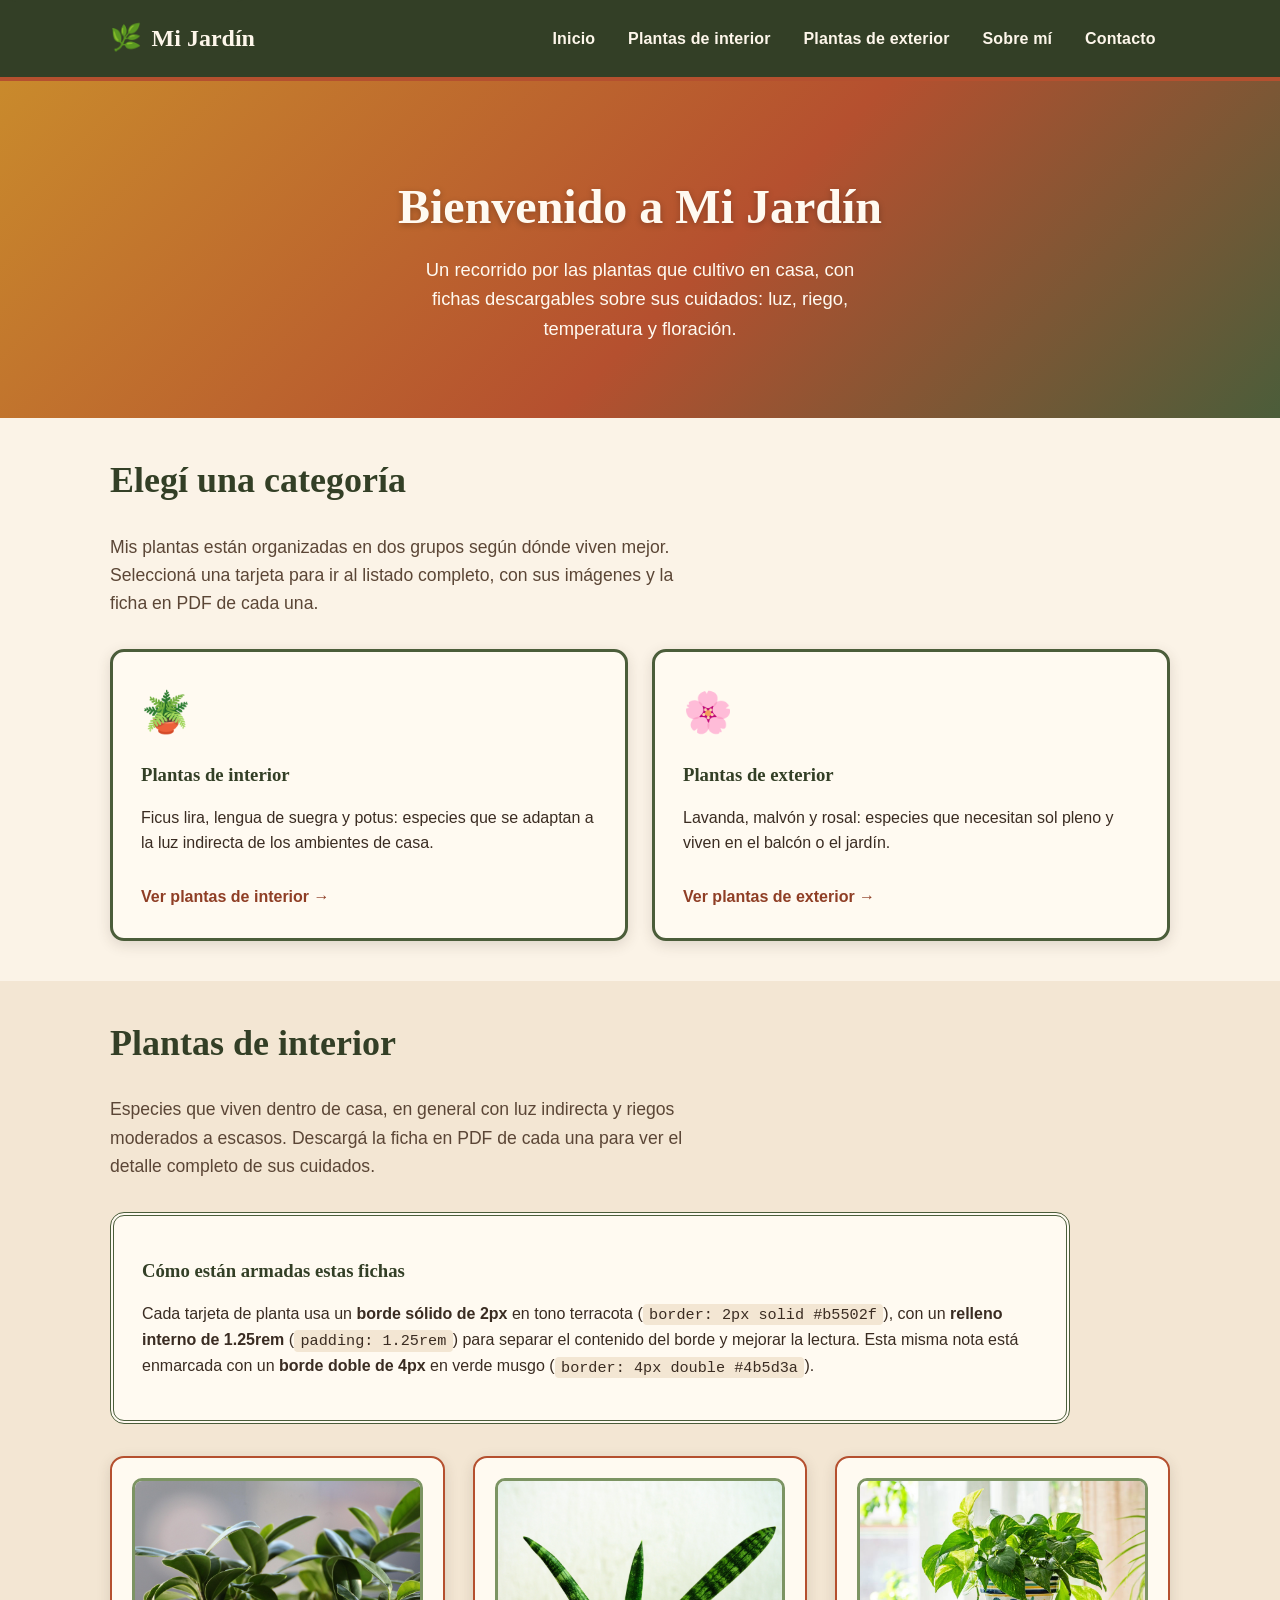
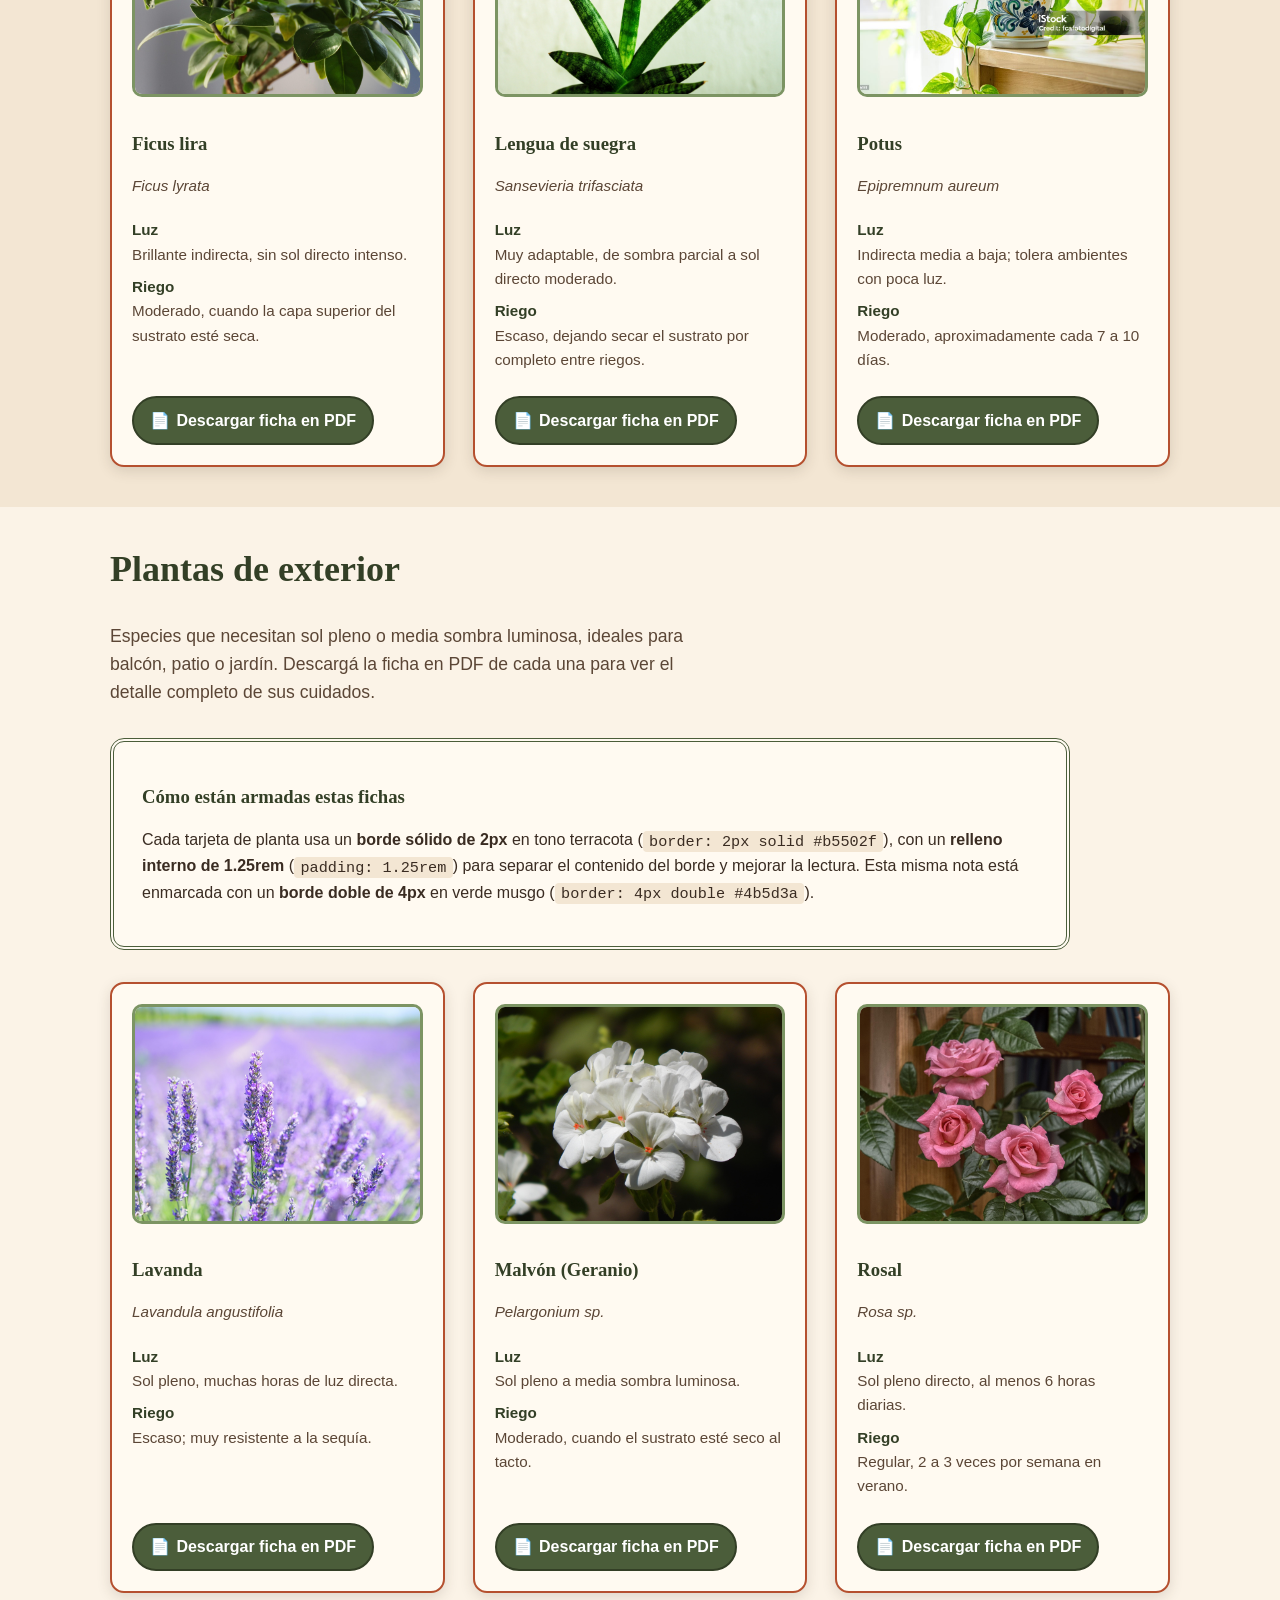
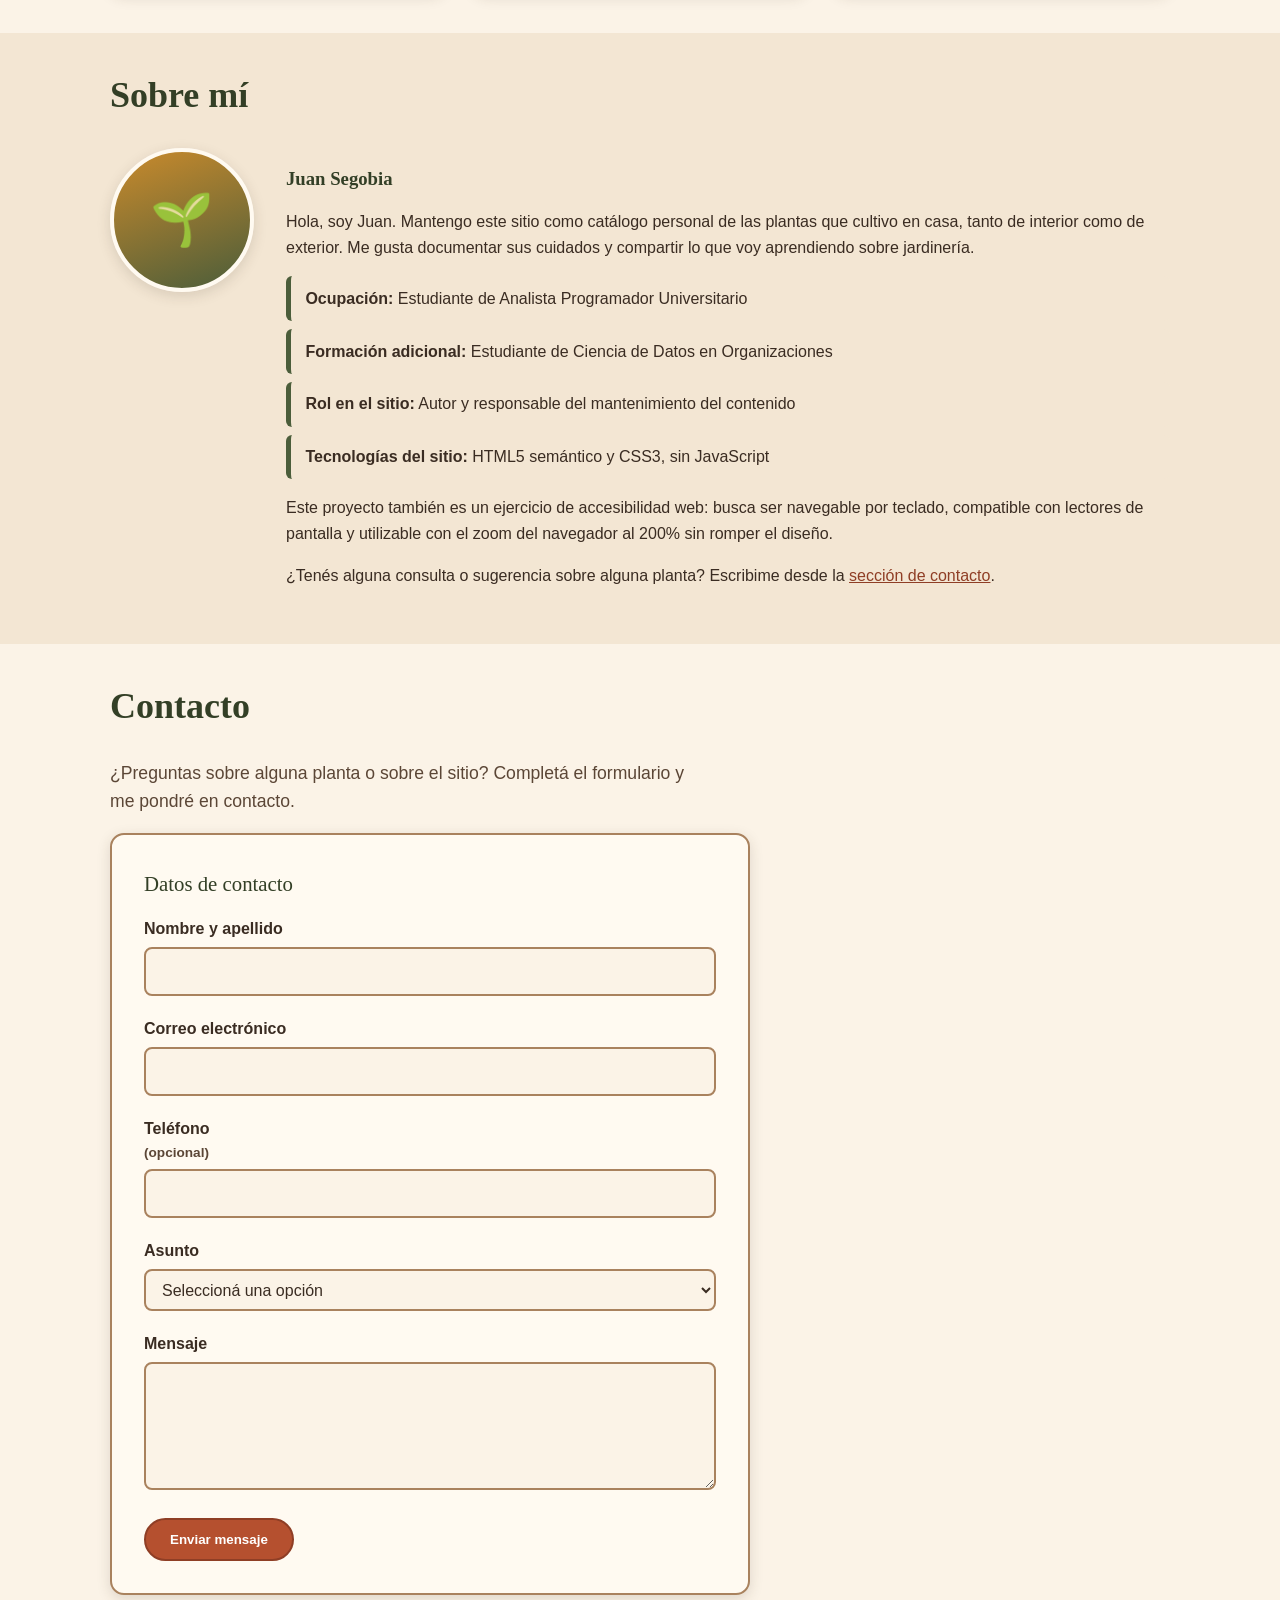
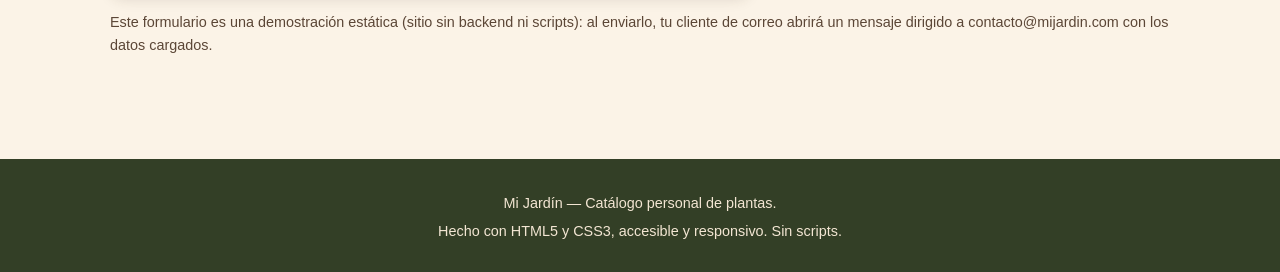
<file: web_claude/index.html>
<!DOCTYPE html>
<html lang="es">
<head>
  <meta charset="UTF-8">
  <meta name="viewport" content="width=device-width, initial-scale=1.0">
  <title>Mi Jardín</title>
  <meta name="description" content="Sitio sobre las plantas de mi jardín, agrupadas en plantas de interior y de exterior, con fichas de cuidado descargables en PDF.">
  <link rel="stylesheet" href="estilosIA.css">
</head>
<body>
  <a class="skip-link" href="#contenido">Saltar al contenido principal</a>

  <header class="encabezado">
    <div class="contenedor barra-superior">
      <a class="marca" href="#inicio">
        <span class="icono-hoja" aria-hidden="true">🌿</span>
        Mi Jardín
      </a>
      <nav class="nav-principal" aria-label="Principal">
        <ul>
          <li><a href="#inicio">Inicio</a></li>
          <li><a href="#plantas-interior">Plantas de interior</a></li>
          <li><a href="#plantas-exterior">Plantas de exterior</a></li>
          <li><a href="#sobre-mi">Sobre mí</a></li>
          <li><a href="#contacto">Contacto</a></li>
        </ul>
      </nav>
    </div>
  </header>

  <main id="contenido">

    <!-- ===================== INICIO ===================== -->
    <section id="inicio" class="hero" tabindex="-1">
      <div class="contenedor">
        <h1>Bienvenido a Mi Jardín</h1>
        <p>Un recorrido por las plantas que cultivo en casa, con fichas descargables sobre sus cuidados: luz, riego, temperatura y floración.</p>
      </div>
    </section>

    <section class="seccion">
      <div class="contenedor">
        <h2 class="titulo-seccion">Elegí una categoría</h2>
        <p class="intro">Mis plantas están organizadas en dos grupos según dónde viven mejor. Seleccioná una tarjeta para ir al listado completo, con sus imágenes y la ficha en PDF de cada una.</p>

        <div class="grid-categorias">
          <a class="tarjeta-categoria" href="#plantas-interior">
            <span class="emoji" aria-hidden="true">🪴</span>
            <h3>Plantas de interior</h3>
            <p>Ficus lira, lengua de suegra y potus: especies que se adaptan a la luz indirecta de los ambientes de casa.</p>
            <span class="cta">Ver plantas de interior →</span>
          </a>

          <a class="tarjeta-categoria" href="#plantas-exterior">
            <span class="emoji" aria-hidden="true">🌸</span>
            <h3>Plantas de exterior</h3>
            <p>Lavanda, malvón y rosal: especies que necesitan sol pleno y viven en el balcón o el jardín.</p>
            <span class="cta">Ver plantas de exterior →</span>
          </a>
        </div>
      </div>
    </section>

    <!-- ===================== PLANTAS DE INTERIOR ===================== -->
    <section id="plantas-interior" class="seccion seccion--alt" tabindex="-1">
      <div class="contenedor">
        <h2 class="titulo-seccion">Plantas de interior</h2>
        <p class="intro">Especies que viven dentro de casa, en general con luz indirecta y riegos moderados a escasos. Descargá la ficha en PDF de cada una para ver el detalle completo de sus cuidados.</p>

        <aside class="ficha-estilo" aria-label="Nota de estilo visual">
          <h3>Cómo están armadas estas fichas</h3>
          <p>Cada tarjeta de planta usa un <strong>borde sólido de 2px</strong> en tono terracota (<code>border: 2px solid #b5502f</code>), con un <strong>relleno interno de 1.25rem</strong> (<code>padding: 1.25rem</code>) para separar el contenido del borde y mejorar la lectura. Esta misma nota está enmarcada con un <strong>borde doble de 4px</strong> en verde musgo (<code>border: 4px double #4b5d3a</code>).</p>
        </aside>

        <div class="grid-plantas">
          <article class="ficha-planta">
            <div class="ficha-planta__imagen-wrap">
              <img src="imagenes/ficus-lira.jpg" alt="Ficus lira de grandes hojas verdes en forma de violín">
            </div>
            <h3>Ficus lira</h3>
            <p class="nombre-cientifico">Ficus lyrata</p>
            <dl>
              <dt>Luz</dt>
              <dd>Brillante indirecta, sin sol directo intenso.</dd>
              <dt>Riego</dt>
              <dd>Moderado, cuando la capa superior del sustrato esté seca.</dd>
            </dl>
            <a class="boton-descarga" href="info/ficus-lira.pdf" download>
              <span aria-hidden="true">📄</span> Descargar ficha en PDF
            </a>
          </article>

          <article class="ficha-planta">
            <div class="ficha-planta__imagen-wrap">
              <img src="imagenes/lengua-de-suegra.jpg" alt="Lengua de suegra, con hojas altas, rígidas y puntiagudas">
            </div>
            <h3>Lengua de suegra</h3>
            <p class="nombre-cientifico">Sansevieria trifasciata</p>
            <dl>
              <dt>Luz</dt>
              <dd>Muy adaptable, de sombra parcial a sol directo moderado.</dd>
              <dt>Riego</dt>
              <dd>Escaso, dejando secar el sustrato por completo entre riegos.</dd>
            </dl>
            <a class="boton-descarga" href="info/lengua-de-suegra.pdf" download>
              <span aria-hidden="true">📄</span> Descargar ficha en PDF
            </a>
          </article>

          <article class="ficha-planta">
            <div class="ficha-planta__imagen-wrap">
              <img src="imagenes/potus.jpg" alt="Potus de hojas en forma de corazón cayendo en cascada">
            </div>
            <h3>Potus</h3>
            <p class="nombre-cientifico">Epipremnum aureum</p>
            <dl>
              <dt>Luz</dt>
              <dd>Indirecta media a baja; tolera ambientes con poca luz.</dd>
              <dt>Riego</dt>
              <dd>Moderado, aproximadamente cada 7 a 10 días.</dd>
            </dl>
            <a class="boton-descarga" href="info/potus.pdf" download>
              <span aria-hidden="true">📄</span> Descargar ficha en PDF
            </a>
          </article>
        </div>
      </div>
    </section>

    <!-- ===================== PLANTAS DE EXTERIOR ===================== -->
    <section id="plantas-exterior" class="seccion" tabindex="-1">
      <div class="contenedor">
        <h2 class="titulo-seccion">Plantas de exterior</h2>
        <p class="intro">Especies que necesitan sol pleno o media sombra luminosa, ideales para balcón, patio o jardín. Descargá la ficha en PDF de cada una para ver el detalle completo de sus cuidados.</p>

        <aside class="ficha-estilo" aria-label="Nota de estilo visual">
          <h3>Cómo están armadas estas fichas</h3>
          <p>Cada tarjeta de planta usa un <strong>borde sólido de 2px</strong> en tono terracota (<code>border: 2px solid #b5502f</code>), con un <strong>relleno interno de 1.25rem</strong> (<code>padding: 1.25rem</code>) para separar el contenido del borde y mejorar la lectura. Esta misma nota está enmarcada con un <strong>borde doble de 4px</strong> en verde musgo (<code>border: 4px double #4b5d3a</code>).</p>
        </aside>

        <div class="grid-plantas">
          <article class="ficha-planta">
            <div class="ficha-planta__imagen-wrap">
              <img src="imagenes/lavanda.jpg" alt="Tallos de lavanda rematados en espigas de flores violetas">
            </div>
            <h3>Lavanda</h3>
            <p class="nombre-cientifico">Lavandula angustifolia</p>
            <dl>
              <dt>Luz</dt>
              <dd>Sol pleno, muchas horas de luz directa.</dd>
              <dt>Riego</dt>
              <dd>Escaso; muy resistente a la sequía.</dd>
            </dl>
            <a class="boton-descarga" href="info/lavanda.pdf" download>
              <span aria-hidden="true">📄</span> Descargar ficha en PDF
            </a>
          </article>

          <article class="ficha-planta">
            <div class="ficha-planta__imagen-wrap">
              <img src="imagenes/malvon.jpg" alt="Malvón con hojas redondeadas y flores rosadas y coral">
            </div>
            <h3>Malvón (Geranio)</h3>
            <p class="nombre-cientifico">Pelargonium sp.</p>
            <dl>
              <dt>Luz</dt>
              <dd>Sol pleno a media sombra luminosa.</dd>
              <dt>Riego</dt>
              <dd>Moderado, cuando el sustrato esté seco al tacto.</dd>
            </dl>
            <a class="boton-descarga" href="info/malvon.pdf" download>
              <span aria-hidden="true">📄</span> Descargar ficha en PDF
            </a>
          </article>

          <article class="ficha-planta">
            <div class="ficha-planta__imagen-wrap">
              <img src="imagenes/rosal.jpg" alt="Arbusto de rosal con flores rojas y rosadas en capas de pétalos">
            </div>
            <h3>Rosal</h3>
            <p class="nombre-cientifico">Rosa sp.</p>
            <dl>
              <dt>Luz</dt>
              <dd>Sol pleno directo, al menos 6 horas diarias.</dd>
              <dt>Riego</dt>
              <dd>Regular, 2 a 3 veces por semana en verano.</dd>
            </dl>
            <a class="boton-descarga" href="info/rosal.pdf" download>
              <span aria-hidden="true">📄</span> Descargar ficha en PDF
            </a>
          </article>
        </div>
      </div>
    </section>

    <!-- ===================== SOBRE MÍ ===================== -->
    <section id="sobre-mi" class="seccion seccion--alt" tabindex="-1">
      <div class="contenedor">
        <h2 class="titulo-seccion">Sobre mí</h2>

        <article class="perfil">
          <div class="perfil__avatar" aria-hidden="true">🌱</div>
          <div class="perfil__texto">
            <h3>Juan Segobia</h3>
            <p>Hola, soy Juan. Mantengo este sitio como catálogo personal de las plantas que cultivo en casa, tanto de interior como de exterior. Me gusta documentar sus cuidados y compartir lo que voy aprendiendo sobre jardinería.</p>

            <ul class="lista-datos">
              <li><strong>Ocupación:</strong> Estudiante de Analista Programador Universitario</li>
              <li><strong>Formación adicional:</strong> Estudiante de Ciencia de Datos en Organizaciones</li>
              <li><strong>Rol en el sitio:</strong> Autor y responsable del mantenimiento del contenido</li>
              <li><strong>Tecnologías del sitio:</strong> HTML5 semántico y CSS3, sin JavaScript</li>
            </ul>

            <p>Este proyecto también es un ejercicio de accesibilidad web: busca ser navegable por teclado, compatible con lectores de pantalla y utilizable con el zoom del navegador al 200% sin romper el diseño.</p>

            <p>¿Tenés alguna consulta o sugerencia sobre alguna planta? Escribime desde la <a href="#contacto">sección de contacto</a>.</p>
          </div>
        </article>
      </div>
    </section>

    <!-- ===================== CONTACTO ===================== -->
    <section id="contacto" class="seccion" tabindex="-1">
      <div class="contenedor">
        <h2 class="titulo-seccion">Contacto</h2>
        <p class="intro">¿Preguntas sobre alguna planta o sobre el sitio? Completá el formulario y me pondré en contacto.</p>

        <form class="formulario" action="mailto:contacto@mijardin.com" method="post" enctype="text/plain">
          <fieldset>
            <legend>Datos de contacto</legend>

            <div class="campo">
              <label for="nombre">Nombre y apellido</label>
              <input type="text" id="nombre" name="nombre" autocomplete="name" required>
            </div>

            <div class="campo">
              <label for="email">Correo electrónico</label>
              <input type="email" id="email" name="email" autocomplete="email" required>
            </div>

            <div class="campo">
              <label for="telefono">Teléfono <span class="ayuda">(opcional)</span></label>
              <input type="tel" id="telefono" name="telefono" autocomplete="tel">
            </div>

            <div class="campo">
              <label for="asunto">Asunto</label>
              <select id="asunto" name="asunto" required>
                <option value="">Seleccioná una opción</option>
                <option value="consulta-planta">Consulta sobre una planta</option>
                <option value="sugerencia">Sugerencia para el sitio</option>
                <option value="otro">Otro</option>
              </select>
            </div>

            <div class="campo">
              <label for="mensaje">Mensaje</label>
              <textarea id="mensaje" name="mensaje" required></textarea>
            </div>

            <button type="submit" class="boton">Enviar mensaje</button>
          </fieldset>
        </form>
        <p class="nota-formulario">Este formulario es una demostración estática (sitio sin backend ni scripts): al enviarlo, tu cliente de correo abrirá un mensaje dirigido a contacto@mijardin.com con los datos cargados.</p>
      </div>
    </section>
  </main>

  <footer class="pie">
    <div class="contenedor">
      <p>Mi Jardín — Catálogo personal de plantas.</p>
      <p>Hecho con HTML5 y CSS3, accesible y responsivo. Sin scripts.</p>
    </div>
  </footer>
</body>
</html>
</file>
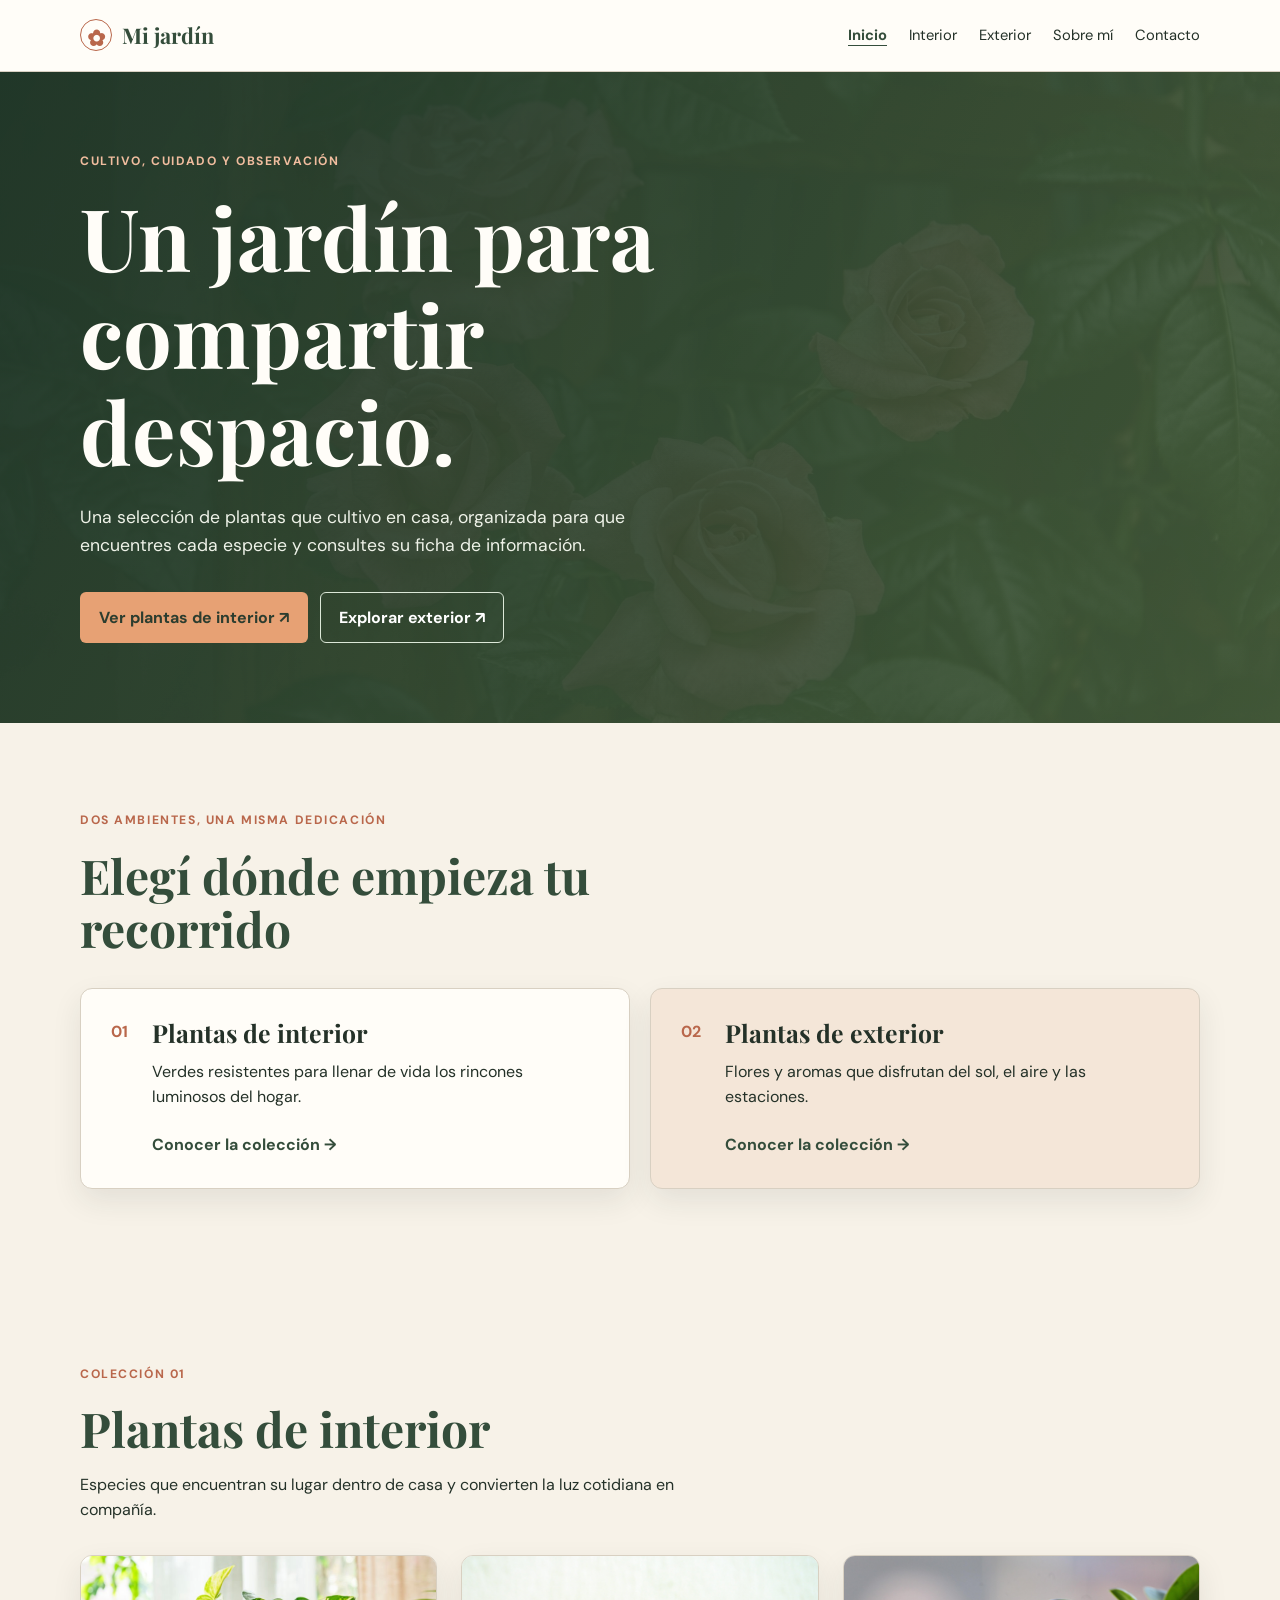
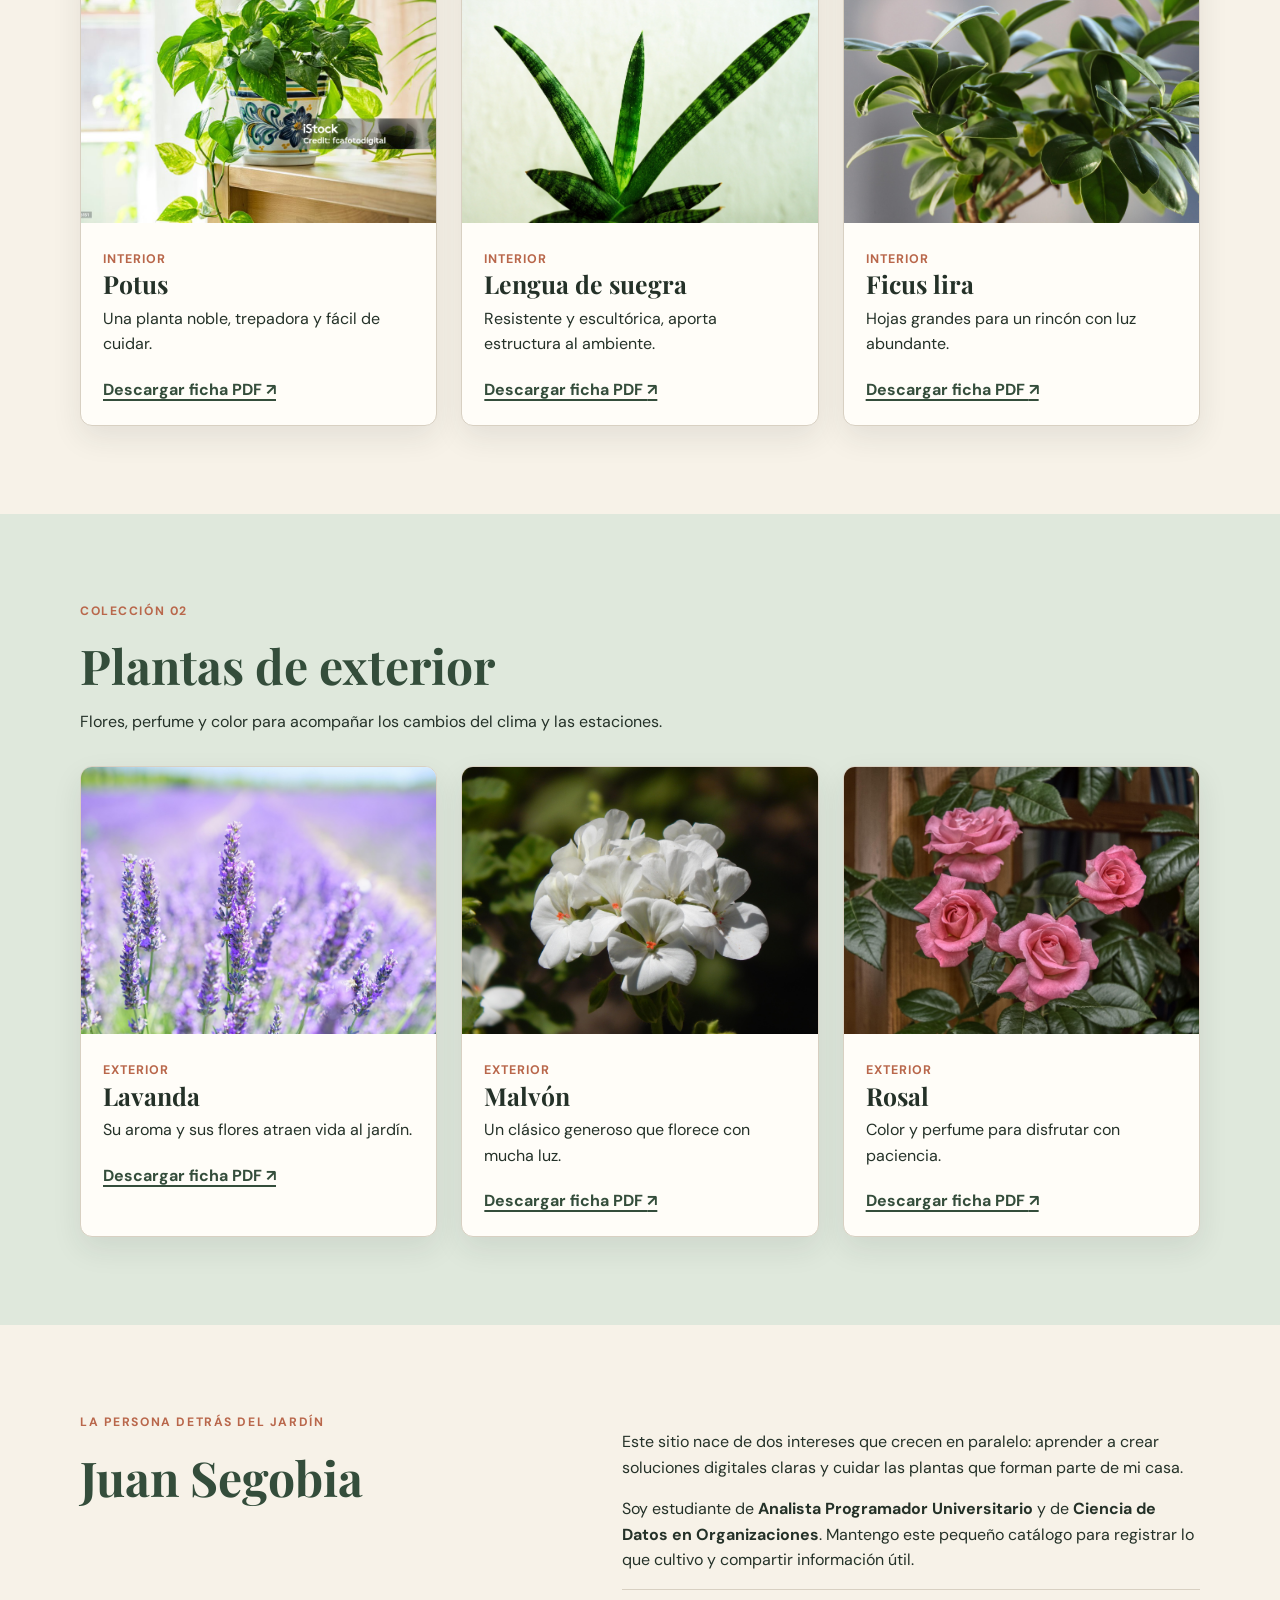
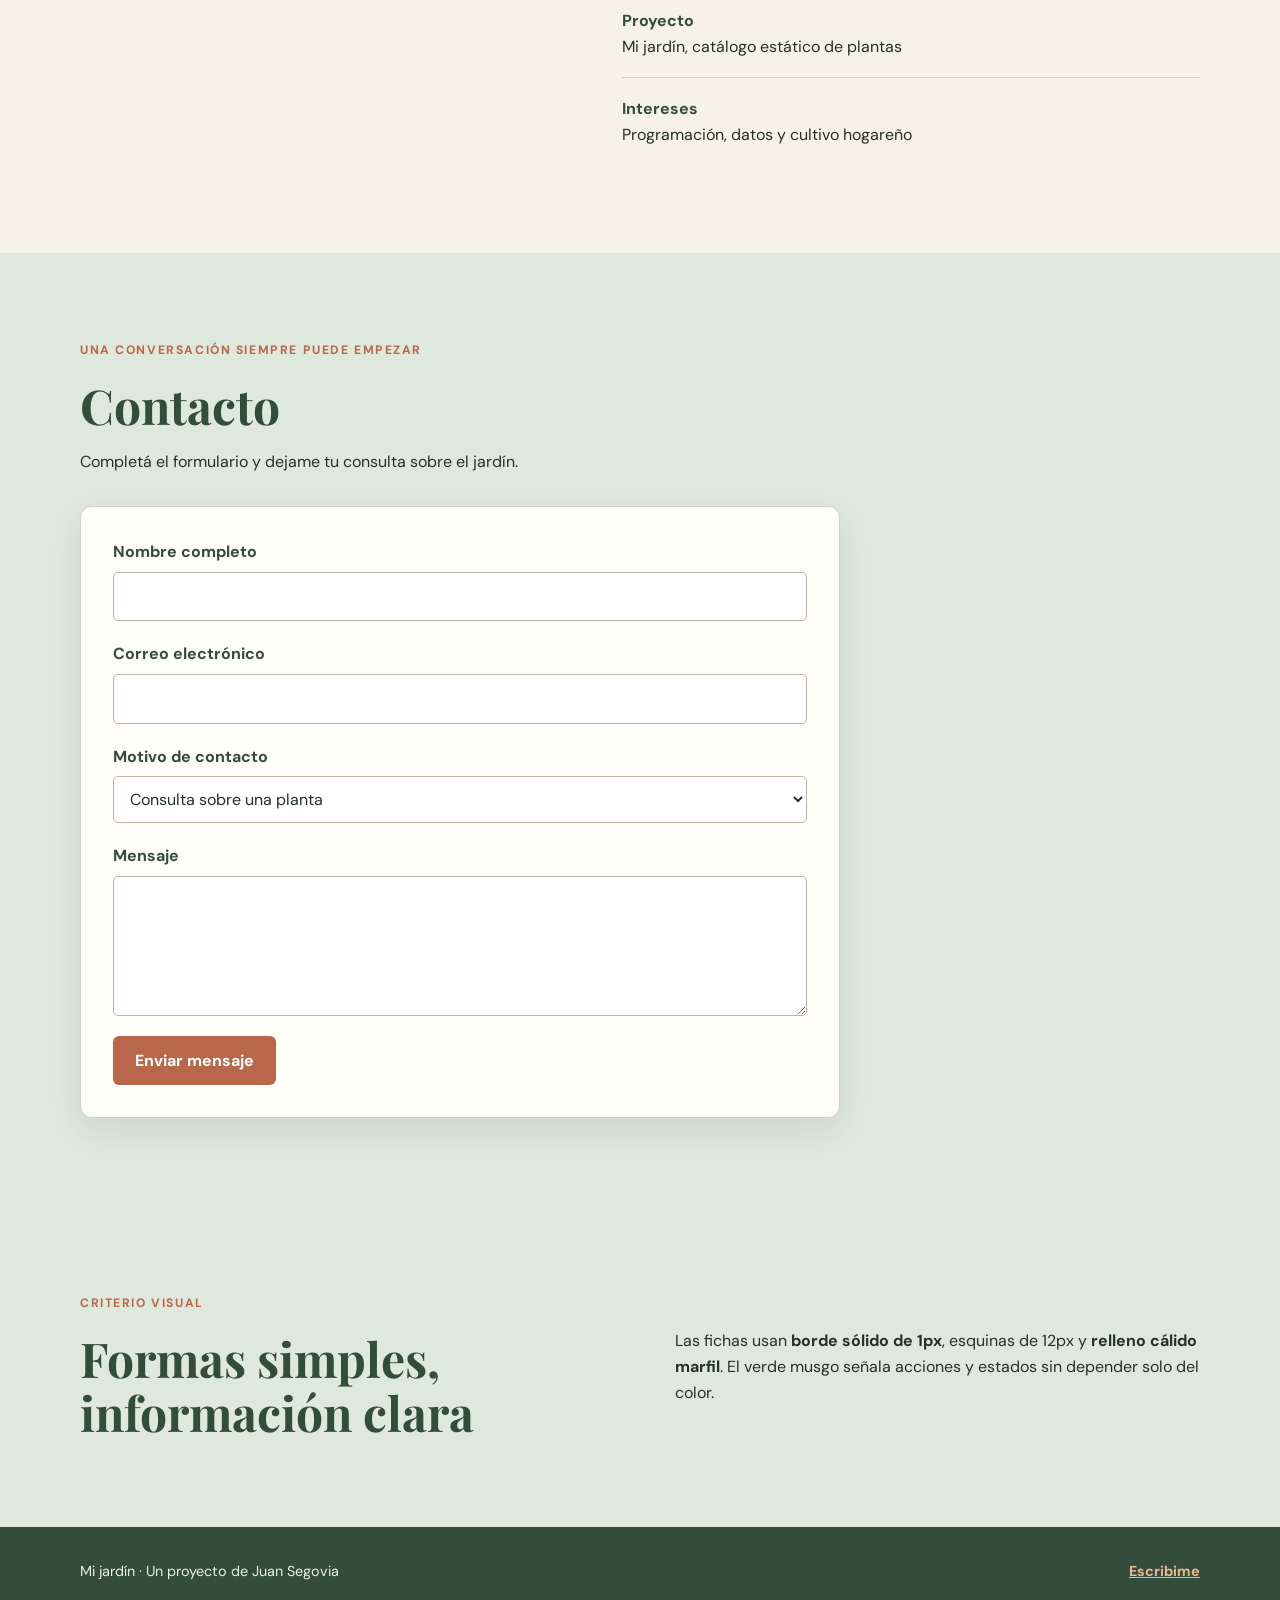
<file: web_copilot/index.html>
<!doctype html>
<html lang="es">
<head>
  <meta charset="utf-8">
  <meta name="viewport" content="width=device-width, initial-scale=1">
  <meta name="description" content="Jardín de Juan Segobia: plantas de interior y exterior con información descargable.">
  <title>Mi jardín | Plantas de interior y exterior</title>
  <link rel="stylesheet" href="estilosIA.css">
</head>
<body>
  <a class="salto-contenido" href="#contenido">Ir al contenido principal</a>
  <header class="encabezado">
    <div class="contenedor encabezado-interno">
      <a class="marca" href="#contenido" aria-label="Mi jardín, inicio">
        <span class="marca-icono" aria-hidden="true">✿</span>
        <span>Mi jardín</span>
      </a>
      <nav aria-label="Navegación principal">
        <ul class="menu">
          <li><a href="#contenido" aria-current="page">Inicio</a></li>
          <li><a href="#interior">Interior</a></li>
          <li><a href="#exterior">Exterior</a></li>
          <li><a href="#sobre-mi">Sobre mí</a></li>
          <li><a href="#contacto">Contacto</a></li>
        </ul>
      </nav>
    </div>
  </header>

  <main id="contenido">
    <section class="hero" aria-labelledby="titulo-principal">
      <div class="contenedor hero-contenido">
        <p class="eyebrow">Cultivo, cuidado y observación</p>
        <h1 id="titulo-principal">Un jardín para compartir despacio.</h1>
        <p class="hero-texto">Una selección de plantas que cultivo en casa, organizada para que encuentres cada especie y consultes su ficha de información.</p>
        <div class="acciones-hero" aria-label="Elegir categoría de plantas">
          <a class="boton boton-principal" href="#interior">Ver plantas de interior <span aria-hidden="true">↗</span></a>
          <a class="boton boton-secundario" href="#exterior">Explorar exterior <span aria-hidden="true">↗</span></a>
        </div>
      </div>
    </section>

    <section class="seccion" aria-labelledby="categorias-titulo">
      <div class="contenedor">
        <div class="cabecera-seccion">
          <p class="eyebrow">Dos ambientes, una misma dedicación</p>
          <h2 id="categorias-titulo">Elegí dónde empieza tu recorrido</h2>
        </div>
        <div class="categorias-grid">
          <a class="categoria categoria-interior" href="#interior">
            <span class="categoria-numero">01</span>
            <div><h3>Plantas de interior</h3><p>Verdes resistentes para llenar de vida los rincones luminosos del hogar.</p><span class="enlace-flecha">Conocer la colección <span aria-hidden="true">→</span></span></div>
          </a>
          <a class="categoria categoria-exterior" href="#exterior">
            <span class="categoria-numero">02</span>
            <div><h3>Plantas de exterior</h3><p>Flores y aromas que disfrutan del sol, el aire y las estaciones.</p><span class="enlace-flecha">Conocer la colección <span aria-hidden="true">→</span></span></div>
          </a>
        </div>
      </div>
    </section>

    <section class="seccion" id="interior" aria-labelledby="interior-titulo">
      <div class="contenedor">
        <div class="cabecera-seccion"><p class="eyebrow">Colección 01</p><h2 id="interior-titulo">Plantas de interior</h2><p>Especies que encuentran su lugar dentro de casa y convierten la luz cotidiana en compañía.</p></div>
        <div class="plantas-grid">
          <article class="planta-card"><img src="imagenes/potus.jpg" alt="Hojas verdes de un potus"><div class="planta-contenido"><span class="planta-meta">Interior</span><h3>Potus</h3><p>Una planta noble, trepadora y fácil de cuidar.</p><a class="pdf-link" href="info/potus.pdf" download>Descargar ficha PDF <span aria-hidden="true">↗</span></a></div></article>
          <article class="planta-card"><img src="imagenes/lengua-de-suegra.jpg" alt="Planta lengua de suegra con hojas alargadas"><div class="planta-contenido"><span class="planta-meta">Interior</span><h3>Lengua de suegra</h3><p>Resistente y escultórica, aporta estructura al ambiente.</p><a class="pdf-link" href="info/lengua-de-suegra.pdf" download>Descargar ficha PDF <span aria-hidden="true">↗</span></a></div></article>
          <article class="planta-card"><img src="imagenes/ficus-lira.jpg" alt="Ficus lira de hojas grandes"><div class="planta-contenido"><span class="planta-meta">Interior</span><h3>Ficus lira</h3><p>Hojas grandes para un rincón con luz abundante.</p><a class="pdf-link" href="info/ficus-lira.pdf" download>Descargar ficha PDF <span aria-hidden="true">↗</span></a></div></article>
        </div>
      </div>
    </section>

    <section class="seccion seccion-destacada" id="exterior" aria-labelledby="exterior-titulo">
      <div class="contenedor">
        <div class="cabecera-seccion"><p class="eyebrow">Colección 02</p><h2 id="exterior-titulo">Plantas de exterior</h2><p>Flores, perfume y color para acompañar los cambios del clima y las estaciones.</p></div>
        <div class="plantas-grid">
          <article class="planta-card"><img src="imagenes/lavanda.jpg" alt="Flores violetas de una planta de lavanda"><div class="planta-contenido"><span class="planta-meta">Exterior</span><h3>Lavanda</h3><p>Su aroma y sus flores atraen vida al jardín.</p><a class="pdf-link" href="info/lavanda.pdf" download>Descargar ficha PDF <span aria-hidden="true">↗</span></a></div></article>
          <article class="planta-card"><img src="imagenes/malvon.jpg" alt="Flores rosadas de un malvón"><div class="planta-contenido"><span class="planta-meta">Exterior</span><h3>Malvón</h3><p>Un clásico generoso que florece con mucha luz.</p><a class="pdf-link" href="info/malvon.pdf" download>Descargar ficha PDF <span aria-hidden="true">↗</span></a></div></article>
          <article class="planta-card"><img src="imagenes/rosal.jpg" alt="Flores de un rosal en el jardín"><div class="planta-contenido"><span class="planta-meta">Exterior</span><h3>Rosal</h3><p>Color y perfume para disfrutar con paciencia.</p><a class="pdf-link" href="info/rosal.pdf" download>Descargar ficha PDF <span aria-hidden="true">↗</span></a></div></article>
        </div>
      </div>
    </section>

    <section class="seccion" id="sobre-mi" aria-labelledby="sobre-mi-titulo">
      <div class="contenedor perfil">
        <div><p class="eyebrow">La persona detrás del jardín</p><h2 id="sobre-mi-titulo">Juan Segobia</h2></div>
        <div><p>Este sitio nace de dos intereses que crecen en paralelo: aprender a crear soluciones digitales claras y cuidar las plantas que forman parte de mi casa.</p><p>Soy estudiante de <strong>Analista Programador Universitario</strong> y de <strong>Ciencia de Datos en Organizaciones</strong>. Mantengo este pequeño catálogo para registrar lo que cultivo y compartir información útil.</p><div class="perfil-dato"><strong>Proyecto</strong><span>Mi jardín, catálogo estático de plantas</span></div><div class="perfil-dato"><strong>Intereses</strong><span>Programación, datos y cultivo hogareño</span></div></div>
      </div>
    </section>

    <section class="seccion seccion-destacada" id="contacto" aria-labelledby="contacto-titulo">
      <div class="contenedor">
        <div class="cabecera-seccion"><p class="eyebrow">Una conversación siempre puede empezar</p><h2 id="contacto-titulo">Contacto</h2><p>Completá el formulario y dejame tu consulta sobre el jardín.</p></div>
        <form class="formulario" action="mailto:juan.segobia@example.com" method="post" enctype="text/plain"><div class="campo"><label for="nombre">Nombre completo</label><input id="nombre" name="nombre" type="text" autocomplete="name" required></div><div class="campo"><label for="email">Correo electrónico</label><input id="email" name="email" type="email" autocomplete="email" required></div><div class="campo"><label for="motivo">Motivo de contacto</label><select id="motivo" name="motivo"><option value="consulta">Consulta sobre una planta</option><option value="sugerencia">Sugerencia</option><option value="otro">Otro</option></select></div><div class="campo"><label for="mensaje">Mensaje</label><textarea id="mensaje" name="mensaje" required></textarea></div><button type="submit">Enviar mensaje</button></form>
      </div>
    </section>

    <section class="seccion seccion-destacada" aria-labelledby="diseno-titulo">
      <div class="contenedor nota-diseno">
        <div><p class="eyebrow">Criterio visual</p><h2 id="diseno-titulo">Formas simples, información clara</h2></div>
        <p>Las fichas usan <strong>borde sólido de 1px</strong>, esquinas de 12px y <strong>relleno cálido marfil</strong>. El verde musgo señala acciones y estados sin depender solo del color.</p>
      </div>
    </section>
  </main>

  <footer class="pie"><div class="contenedor pie-interno"><p>Mi jardín · Un proyecto de Juan Segovia</p><a href="#contacto">Escribime</a></div></footer>
</body>
</html>
</file>
<file: web_claude/estilosIA.css>
/* ===========================================================
   estilosIA.css — Mi Jardín
   Hoja de estilos única para todo el sitio (HTML + CSS puro).
   Paleta: cálidos (terracota, mostaza) + verde musgo.
   =========================================================== */

/* ---------- 1. Variables y reset básico ---------- */
:root {
  --color-fondo: #fbf3e7;
  --color-fondo-alt: #f3e6d3;
  --color-texto: #3a2c22;
  --color-texto-suave: #5b4636;
  --color-moss: #4b5d3a;
  --color-moss-oscuro: #333f26;
  --color-moss-claro: #7c9463;
  --color-terracota: #b5502f;
  --color-terracota-oscuro: #8f3e25;
  --color-mostaza: #c98a2c;
  --color-rosa: #a84152;
  --color-borde: #a9825e;
  --radio: 14px;
  --sombra: 0 4px 14px rgba(58, 44, 34, 0.15);
  --fuente-base: "Segoe UI", Verdana, Geneva, Tahoma, sans-serif;
  --fuente-titulos: Georgia, "Times New Roman", serif;
}

*,
*::before,
*::after {
  box-sizing: border-box;
}

html {
  scroll-behavior: smooth;
}

@media (prefers-reduced-motion: reduce) {
  html {
    scroll-behavior: auto;
  }
  *,
  *::before,
  *::after {
    animation-duration: 0.01ms !important;
    animation-iteration-count: 1 !important;
    transition-duration: 0.01ms !important;
  }
}

body {
  margin: 0;
  font-family: var(--fuente-base);
  background-color: var(--color-fondo);
  color: var(--color-texto);
  line-height: 1.6;
  font-size: 1rem;
}

img {
  max-width: 100%;
  height: auto;
  display: block;
}

h1,
h2,
h3 {
  font-family: var(--fuente-titulos);
  color: var(--color-moss-oscuro);
  line-height: 1.25;
}

a {
  color: var(--color-terracota-oscuro);
}

a:hover {
  color: var(--color-rosa);
}

/* Foco visible consistente para navegación por teclado */
a:focus-visible,
button:focus-visible,
input:focus-visible,
textarea:focus-visible,
select:focus-visible,
summary:focus-visible {
  outline: 3px solid var(--color-mostaza);
  outline-offset: 3px;
  border-radius: 4px;
}

.contenedor {
  width: 100%;
  max-width: 68.75rem; /* 1100px equivalente en rem */
  margin-inline: auto;
  padding-inline: 1.25rem;
}

/* ---------- 2. Enlace de salto ("skip link") ---------- */
.skip-link {
  position: absolute;
  left: 0.5rem;
  top: -3rem;
  background: var(--color-moss-oscuro);
  color: #fff;
  padding: 0.75rem 1.25rem;
  border-radius: 0 0 8px 8px;
  z-index: 1000;
  transition: top 0.2s ease-in-out;
}

.skip-link:focus {
  top: 0;
}

/* ---------- 3. Encabezado y navegación ---------- */
.encabezado {
  background: var(--color-moss-oscuro);
  color: #fdf6ea;
  border-bottom: 4px solid var(--color-terracota);
}

.barra-superior {
  display: flex;
  flex-wrap: wrap;
  align-items: center;
  justify-content: space-between;
  gap: 0.75rem;
  padding-block: 1rem;
}

.marca {
  display: flex;
  align-items: center;
  gap: 0.6rem;
  font-family: var(--fuente-titulos);
  font-size: 1.5rem;
  font-weight: bold;
  color: #fdf6ea;
  text-decoration: none;
}

.marca:hover,
.marca:focus-visible {
  color: var(--color-mostaza);
}

.marca .icono-hoja {
  font-size: 1.6rem;
}

.nav-principal ul {
  list-style: none;
  display: flex;
  flex-wrap: wrap;
  gap: 0.25rem;
  margin: 0;
  padding: 0;
}

.nav-principal a {
  display: inline-block;
  color: #fdf6ea;
  text-decoration: none;
  padding: 0.6rem 0.9rem;
  border-radius: 8px;
  font-weight: 600;
  letter-spacing: 0.01em;
}

.nav-principal a:hover,
.nav-principal a:focus-visible {
  background: var(--color-moss);
}

@media (max-width: 640px) {
  .barra-superior {
    flex-direction: column;
    align-items: flex-start;
  }
  .nav-principal ul {
    flex-direction: column;
    width: 100%;
  }
  .nav-principal a {
    display: block;
  }
}

/* ---------- 4. Secciones generales ---------- */
main {
  display: block;
}

.seccion {
  padding-block: 2.5rem;
}

.seccion--alt {
  background: var(--color-fondo-alt);
}

.titulo-seccion {
  font-size: clamp(1.5rem, 1.1rem + 1.5vw, 2.25rem);
  margin-top: 0;
}

.intro {
  max-width: 60ch;
  color: var(--color-texto-suave);
  font-size: 1.1rem;
}

/* ---------- 5. Héroe (portada) ---------- */
.hero {
  background: linear-gradient(135deg, var(--color-mostaza) 0%, var(--color-terracota) 55%, var(--color-moss) 100%);
  color: #fffaf1;
  padding-block: 3.5rem;
  text-align: center;
}

.hero h1 {
  color: #fffaf1;
  font-size: clamp(2rem, 1.5rem + 2vw, 3rem);
  margin-bottom: 0.5rem;
  text-shadow: 0 2px 6px rgba(0, 0, 0, 0.25);
}

.hero p {
  font-size: 1.15rem;
  max-width: 46ch;
  margin-inline: auto;
}

/* ---------- 6. Tarjetas de categoría (portada) ---------- */
.grid-categorias {
  display: grid;
  grid-template-columns: repeat(auto-fit, minmax(15.6rem, 1fr));
  gap: 1.5rem;
  margin-top: 2rem;
}

.tarjeta-categoria {
  display: block;
  background: #fffaf1;
  border: 3px solid var(--color-moss);
  border-radius: var(--radio);
  padding: 1.75rem;
  text-decoration: none;
  color: var(--color-texto);
  box-shadow: var(--sombra);
  transition: transform 0.15s ease, box-shadow 0.15s ease;
}

.tarjeta-categoria:hover,
.tarjeta-categoria:focus-visible {
  transform: translateY(-4px);
  box-shadow: 0 8px 20px rgba(58, 44, 34, 0.22);
}

.tarjeta-categoria .emoji {
  font-size: 2.5rem;
  display: block;
  margin-bottom: 0.5rem;
}

.tarjeta-categoria h2 {
  margin-top: 0;
  margin-bottom: 0.4rem;
}

.tarjeta-categoria .cta {
  display: inline-block;
  margin-top: 0.75rem;
  font-weight: bold;
  color: var(--color-terracota-oscuro);
}

/* ---------- 7. Ficha de estilo (borde + relleno explícitos) ---------- */
.ficha-estilo {
  background: #fffaf1;
  border: 4px double var(--color-moss);
  border-radius: var(--radio);
  padding: 1.5rem 1.75rem;
  margin: 2rem 0;
  max-width: 60rem;
}

.ficha-estilo h2 {
  margin-top: 0;
  font-size: 1.15rem;
}

.ficha-estilo code {
  background: var(--color-fondo-alt);
  padding: 0.1rem 0.4rem;
  border-radius: 4px;
  font-size: 0.95em;
}

/* ---------- 8. Grilla y fichas de plantas ---------- */
.grid-plantas {
  display: grid;
  grid-template-columns: repeat(auto-fit, minmax(16rem, 1fr));
  gap: 1.75rem;
  margin-top: 2rem;
}

.ficha-planta {
  background: #fffaf1;
  border: 2px solid var(--color-terracota);
  border-radius: var(--radio);
  padding: 1.25rem;
  box-shadow: var(--sombra);
  display: flex;
  flex-direction: column;
}

.ficha-planta__imagen-wrap {
  border: 3px solid var(--color-moss-claro);
  border-radius: calc(var(--radio) - 4px);
  overflow: hidden;
  margin-bottom: 1rem;
  background: var(--color-fondo-alt);
}

.ficha-planta__imagen-wrap img {
  width: 100%;
  aspect-ratio: 4 / 3;
  object-fit: cover;
}

.ficha-planta h2 {
  font-size: 1.3rem;
  margin: 0 0 0.25rem 0;
}

.ficha-planta .nombre-cientifico {
  font-style: italic;
  color: var(--color-texto-suave);
  margin: 0 0 0.75rem 0;
  font-size: 0.95rem;
}

.ficha-planta p {
  margin: 0 0 0.6rem 0;
}

.ficha-planta dl {
  margin: 0.5rem 0 1rem 0;
  font-size: 0.95rem;
}

.ficha-planta dt {
  font-weight: bold;
  color: var(--color-moss-oscuro);
}

.ficha-planta dd {
  margin: 0 0 0.5rem 0;
  color: var(--color-texto-suave);
}

.boton-descarga {
  margin-top: auto;
  display: inline-flex;
  align-items: center;
  gap: 0.4rem;
  align-self: flex-start;
  background: var(--color-moss);
  color: #fff;
  text-decoration: none;
  font-weight: bold;
  padding: 0.6rem 1rem;
  border-radius: 999px;
  border: 2px solid var(--color-moss-oscuro);
}

.boton-descarga:hover,
.boton-descarga:focus-visible {
  background: var(--color-moss-oscuro);
  color: #fff;
}

/* ---------- 9. Botones genéricos ---------- */
.boton {
  display: inline-block;
  background: var(--color-terracota);
  color: #fff;
  text-decoration: none;
  font-weight: bold;
  padding: 0.75rem 1.5rem;
  border-radius: 999px;
  border: 2px solid var(--color-terracota-oscuro);
}

.boton:hover,
.boton:focus-visible {
  background: var(--color-terracota-oscuro);
  color: #fff;
}

/* ---------- 10. Formulario de contacto ---------- */
.formulario {
  background: #fffaf1;
  border: 2px solid var(--color-borde);
  border-radius: var(--radio);
  padding: 2rem;
  max-width: 40rem;
  box-shadow: var(--sombra);
}

.formulario fieldset {
  border: none;
  padding: 0;
  margin: 0;
}

.formulario legend {
  font-family: var(--fuente-titulos);
  font-size: 1.3rem;
  color: var(--color-moss-oscuro);
  padding: 0;
  margin-bottom: 1rem;
}

.campo {
  margin-bottom: 1.25rem;
}

.campo label {
  display: block;
  font-weight: bold;
  margin-bottom: 0.35rem;
}

.campo .ayuda {
  display: block;
  font-size: 0.85rem;
  color: var(--color-texto-suave);
  margin-bottom: 0.35rem;
}

.campo input,
.campo select,
.campo textarea {
  width: 100%;
  font: inherit;
  padding: 0.6rem 0.75rem;
  border: 2px solid var(--color-borde);
  border-radius: 8px;
  background: var(--color-fondo);
  color: var(--color-texto);
}

.campo input:focus-visible,
.campo select:focus-visible,
.campo textarea:focus-visible {
  outline: 3px solid var(--color-mostaza);
  outline-offset: 2px;
}

.campo textarea {
  min-height: 8rem;
  resize: vertical;
}

.nota-formulario {
  font-size: 0.9rem;
  color: var(--color-texto-suave);
  margin-top: 1rem;
}

/* ---------- 11. Página "Sobre mí" ---------- */
.perfil {
  display: flex;
  flex-wrap: wrap;
  gap: 2rem;
  align-items: flex-start;
}

.perfil__avatar {
  flex: 0 0 auto;
  width: 9rem;
  height: 9rem;
  border-radius: 50%;
  background: linear-gradient(160deg, var(--color-mostaza), var(--color-moss));
  border: 4px solid #fffaf1;
  box-shadow: var(--sombra);
  display: flex;
  align-items: center;
  justify-content: center;
  font-size: 3.2rem;
  color: #fffaf1;
}

.perfil__texto {
  flex: 1 1 20rem;
}

.lista-datos {
  list-style: none;
  padding: 0;
  margin: 1rem 0;
  display: grid;
  gap: 0.5rem;
}

.lista-datos li {
  background: var(--color-fondo-alt);
  border-left: 5px solid var(--color-moss);
  padding: 0.6rem 0.9rem;
  border-radius: 6px;
}

/* ---------- 12. Pie de página ---------- */
.pie {
  background: var(--color-moss-oscuro);
  color: #f3e6d3;
  padding-block: 1.75rem;
  margin-top: 3rem;
  text-align: center;
}

.pie a {
  color: #fbe7bf;
}

.pie p {
  margin: 0.3rem 0;
  font-size: 0.9rem;
}
</file>
<file: web_copilot/estilosIA.css>
@import url('https://fonts.googleapis.com/css2?family=DM+Sans:wght@400;500;700&family=Playfair+Display:wght@600;700&display=swap');

:root { --verde: #344d3b; --verde-claro: #dfe8dc; --musgo: #64764e; --terracota: #b9674b; --crema: #f7f2e8; --marfil: #fffdf8; --tinta: #243128; --linea: #d8d0c2; --sombra: 0 12px 30px rgba(36,49,40,.09); }
* { box-sizing: border-box; }
html { scroll-behavior: smooth; }
body { margin: 0; background: var(--crema); color: var(--tinta); font-family: 'DM Sans', sans-serif; line-height: 1.6; }
img { display: block; max-width: 100%; }
a { color: inherit; }
.contenedor { width: min(1120px, calc(100% - 40px)); margin: 0 auto; }
.salto-contenido { position: absolute; left: -9999px; top: 8px; z-index: 5; background: var(--marfil); padding: 10px 14px; }
.salto-contenido:focus { left: 10px; }
.encabezado { background: var(--marfil); border-bottom: 1px solid var(--linea); }
.encabezado-interno, .pie-interno { display: flex; align-items: center; justify-content: space-between; gap: 24px; padding: 18px 0; }
.marca { color: var(--verde); display: inline-flex; align-items: center; gap: 10px; font-family: 'Playfair Display', serif; font-size: 1.35rem; font-weight: 700; text-decoration: none; }
.marca-icono { display: grid; place-items: center; width: 32px; height: 32px; border: 1px solid var(--terracota); border-radius: 50%; color: var(--terracota); }
.menu { display: flex; flex-wrap: wrap; gap: 22px; list-style: none; margin: 0; padding: 0; }
.menu a { color: var(--tinta); font-size: .92rem; text-decoration: none; }
.menu a:hover, .menu a:focus-visible, .pie a:hover, .pie a:focus-visible { color: var(--terracota); }
.menu a[aria-current="page"] { color: var(--verde); font-weight: 700; text-decoration: underline; text-underline-offset: 5px; }
h1, h2, h3 { font-family: 'Playfair Display', serif; line-height: 1.12; margin: 0; }
h1 { color: var(--marfil); font-size: clamp(2.7rem, 7vw, 5.4rem); max-width: 760px; }
h2 { color: var(--verde); font-size: clamp(2rem, 4vw, 3rem); }
h3 { font-size: 1.55rem; }
.hero { background: linear-gradient(120deg, rgba(32,55,41,.98), rgba(70,94,60,.9)), url('imagenes/rosal.jpg') center/cover; min-height: 520px; display: grid; align-items: center; }
.hero-contenido { padding: 80px 0; }
.eyebrow { color: var(--terracota); font-size: .76rem; font-weight: 700; letter-spacing: .13em; margin: 0 0 18px; text-transform: uppercase; }
.hero .eyebrow { color: #f1bd9f; }
.hero-texto { color: #eef2e8; font-size: 1.1rem; max-width: 580px; margin: 24px 0 32px; }
.acciones-hero { display: flex; flex-wrap: wrap; gap: 12px; }
.boton { border: 1px solid transparent; border-radius: 6px; display: inline-block; font-weight: 700; padding: 12px 18px; text-decoration: none; transition: transform .2s ease, background-color .2s ease; }
.boton:hover, .boton:focus-visible { transform: translateY(-2px); }
.boton-principal { background: #e7a174; color: #2c3d2f; }.boton-principal:hover, .boton-principal:focus-visible { background: #f1bb97; }
.boton-secundario { border-color: #dce8d8; color: #fff; }.boton-secundario:hover, .boton-secundario:focus-visible { background: rgba(255,255,255,.12); }
.seccion { padding: 88px 0; }.cabecera-seccion { margin-bottom: 32px; max-width: 650px; }
.categorias-grid { display: grid; grid-template-columns: repeat(2, 1fr); gap: 20px; }
.categoria { background: var(--marfil); border: 1px solid var(--linea); border-radius: 12px; box-shadow: var(--sombra); display: grid; grid-template-columns: auto 1fr; gap: 24px; padding: 30px; text-decoration: none; transition: transform .2s ease, border-color .2s ease; }
.categoria:hover, .categoria:focus-visible { border-color: var(--musgo); transform: translateY(-4px); }.categoria-exterior { background: #f4e6d8; }.categoria-numero { color: var(--terracota); font-weight: 700; }.categoria p { margin: 12px 0 22px; }.enlace-flecha { color: var(--verde); font-weight: 700; }
.seccion-destacada { background: var(--verde-claro); }.nota-diseno { align-items: center; display: grid; grid-template-columns: 1fr 1fr; gap: 70px; }.nota-diseno p:last-child { margin: 0; }
.pie { background: var(--verde); color: #eaf0e7; }.pie-interno { font-size: .9rem; }.pie a { color: #f0b391; font-weight: 700; }
.pagina-cabecera { background: var(--verde); color: white; padding: 70px 0; }.pagina-cabecera h1 { font-size: clamp(2.5rem, 6vw, 4.5rem); }.pagina-cabecera .hero-texto { margin-bottom: 0; }
.plantas-grid { display: grid; grid-template-columns: repeat(3, 1fr); gap: 24px; }.planta-card { background: var(--marfil); border: 1px solid var(--linea); border-radius: 12px; overflow: hidden; box-shadow: var(--sombra); }.planta-card img { aspect-ratio: 4 / 3; object-fit: cover; width: 100%; }.planta-contenido { padding: 22px; }.planta-meta { color: var(--terracota); font-size: .78rem; font-weight: 700; letter-spacing: .08em; text-transform: uppercase; }.planta-contenido p { margin: 8px 0 20px; }.pdf-link { color: var(--verde); font-weight: 700; text-decoration-thickness: 2px; text-underline-offset: 4px; }
.formulario { background: var(--marfil); border: 1px solid var(--linea); border-radius: 12px; padding: 32px; max-width: 760px; box-shadow: var(--sombra); }.campo { display: grid; gap: 7px; margin-bottom: 20px; }.campo label { color: var(--verde); font-weight: 700; }.campo input, .campo textarea, .campo select { border: 1px solid #bcb4a7; border-radius: 5px; background: #fff; color: var(--tinta); font: inherit; padding: 11px 12px; width: 100%; }.campo textarea { min-height: 140px; resize: vertical; }.formulario button { background: var(--terracota); border: 0; border-radius: 6px; color: white; cursor: pointer; font: inherit; font-weight: 700; padding: 12px 22px; }.formulario button:hover, .formulario button:focus-visible { background: #98543d; }
.perfil { display: grid; grid-template-columns: 1fr 1.2fr; gap: 60px; align-items: start; }.perfil-dato { border-top: 1px solid var(--linea); padding: 18px 0; }.perfil-dato strong { color: var(--verde); display: block; }
:focus-visible { outline: 3px solid #d17d53; outline-offset: 3px; }
@media (max-width: 760px) { .encabezado-interno { align-items: flex-start; flex-direction: column; }.menu { gap: 10px 16px; }.hero { min-height: 580px; }.seccion { padding: 62px 0; }.categorias-grid, .nota-diseno, .perfil { grid-template-columns: 1fr; gap: 22px; }.plantas-grid { grid-template-columns: repeat(2, 1fr); }.pie-interno { align-items: flex-start; flex-direction: column; gap: 8px; } }
@media (max-width: 480px) { .contenedor { width: min(100% - 28px, 1120px); }.plantas-grid { grid-template-columns: 1fr; }.categoria { padding: 22px; }.hero-contenido { padding: 62px 0; } }
@media (prefers-reduced-motion: reduce) { *, *::before, *::after { scroll-behavior: auto !important; transition-duration: .01ms !important; } }
</file>
